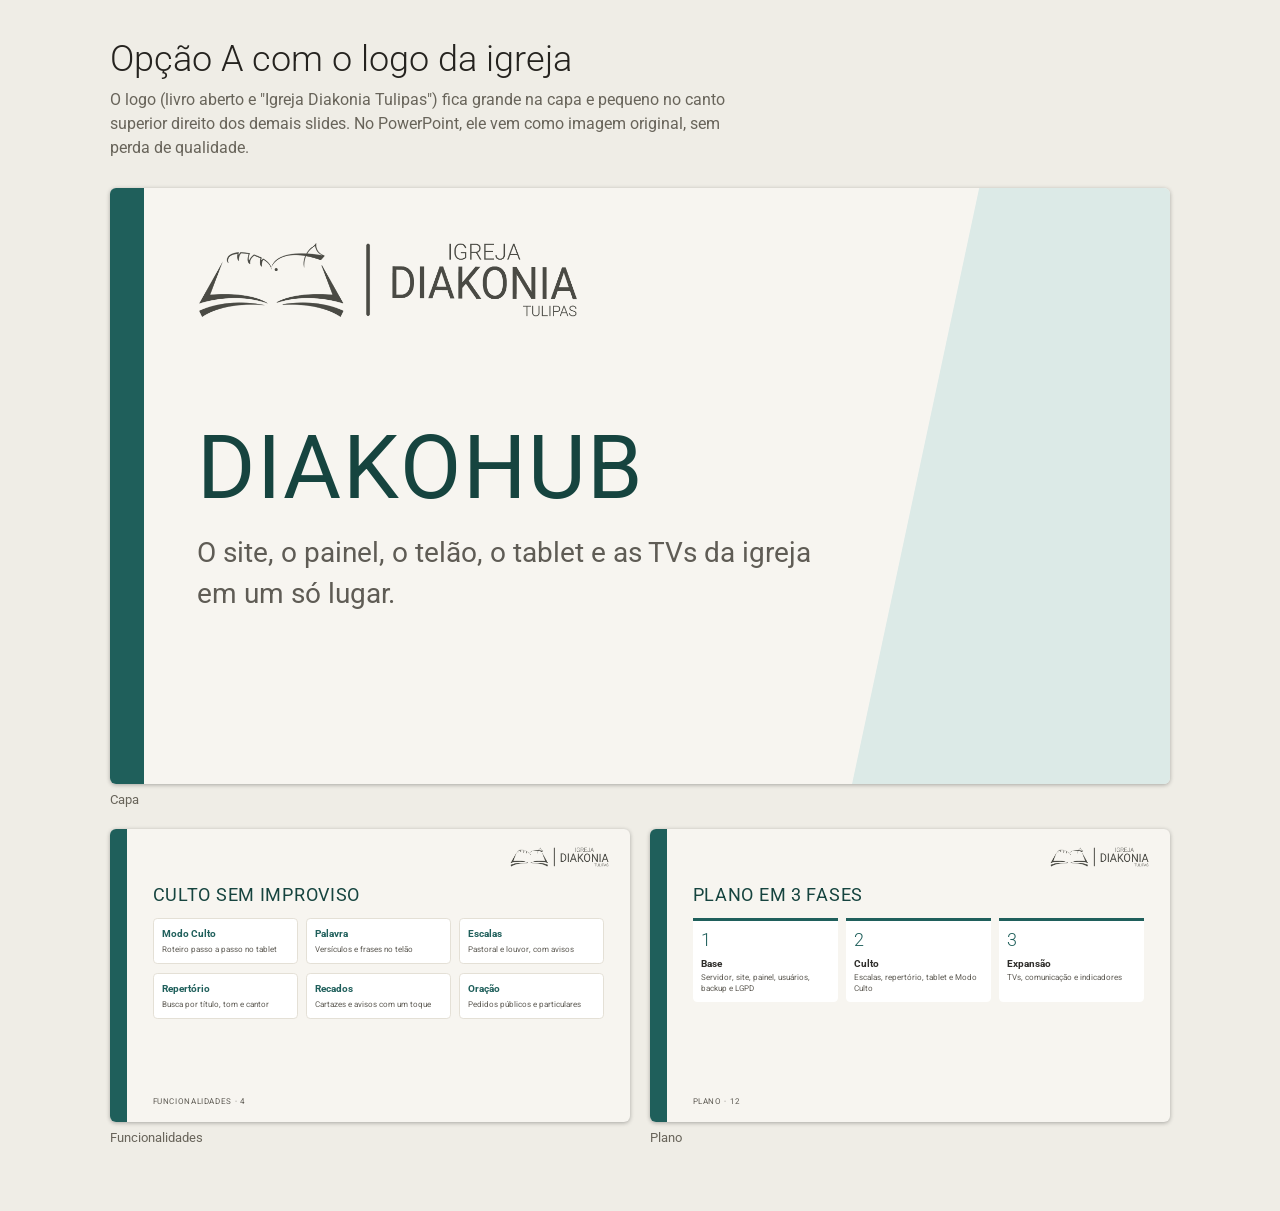
<file: docs/apresentacao/index.html>
<!DOCTYPE html>
<html lang="pt-BR">
<head>
<meta charset="utf-8">
<meta name="viewport" content="width=device-width, initial-scale=1">
<title>Visual da Apresentação DiakoHub</title>
<link href="https://fonts.googleapis.com/css2?family=Roboto:wght@300;400;500;700&display=swap" rel="stylesheet">
<style>
/* Layout: opção A com logo; capa larga em cima, dois slides embaixo. */
:root{--fundo:#efede6;--texto:#25231f;--suave:#68645a;--linha:#ddd8cb;--teal:#1f5f5b;--superficie:#fff;--f-titulo:'Roboto',system-ui,sans-serif;--f-corpo:'Roboto',system-ui,sans-serif}
@media (prefers-color-scheme:dark){:root:not([data-theme="light"]){--fundo:#1b1d1c;--texto:#eceae3;--suave:#a9a69b;--linha:#3a3d3a;--superficie:#242726}}
:root[data-theme="dark"]{--fundo:#1b1d1c;--texto:#eceae3;--suave:#a9a69b;--linha:#3a3d3a;--superficie:#242726;color-scheme:dark}
*{box-sizing:border-box}
body{margin:0;background:var(--fundo);color:var(--texto);font:16px/1.5 var(--f-corpo)}
main{max-width:1100px;margin:0 auto;padding:40px 20px 64px}
h1{font:300 clamp(26px,4vw,36px)/1.1 var(--f-titulo);margin:0 0 8px}
.intro{color:var(--suave);max-width:70ch;margin:0 0 28px}
.slides{display:grid;grid-template-columns:1fr 1fr;gap:20px}
.slides figure:first-child{grid-column:1/-1}
@media (max-width:800px){.slides{grid-template-columns:1fr}}
figure{margin:0}
figcaption{font-size:13px;color:var(--suave);margin-top:6px}
.slide{container-type:inline-size;aspect-ratio:16/9;overflow:hidden;position:relative;border-radius:6px;box-shadow:0 1px 4px rgba(0,0,0,.3)}
.slide *{margin:0}
.slide ul{padding:0;list-style:none}
.A{background:#f7f5f0;color:#2e2d2a;font-family:'Roboto',sans-serif}
.A .barra{position:absolute;left:0;top:0;bottom:0;width:3.2cqw;background:#1f5f5b}
.A .in{position:absolute;inset:0 0 0 3.2cqw;padding:5cqw 5cqw 4cqw}
.A h3{font:400 5.4cqw/1.05 'Roboto',sans-serif;color:#16443f;text-transform:uppercase;letter-spacing:.02em}
.A .sub{font-size:2.3cqw;color:#5f5c55;margin-top:1.6cqw}
.A .logo{position:absolute;display:block}
.A .rod{position:absolute;left:8.2cqw;bottom:2.6cqw;font-size:1.5cqw;color:#5f5c55;letter-spacing:.08em;text-transform:uppercase}
.A.capa .logo{left:8.2cqw;top:5cqw;width:36cqw}
.A.capa h3{font-size:8.4cqw;margin-top:17cqw}
.A.capa .sub{font-size:2.6cqw;max-width:60cqw}
.A.capa .faixa{position:absolute;right:0;bottom:0;width:30cqw;height:100%;background:#dceae7;clip-path:polygon(40% 0,100% 0,100% 100%,0 100%)}
.A:not(.capa) .logo{right:4cqw;top:3.4cqw;width:19cqw}
.A h4{font:400 3.4cqw/1.1 'Roboto',sans-serif;text-transform:uppercase;letter-spacing:.04em;color:#16443f;margin:6cqw 0 2.4cqw}
.A .grade{display:grid;grid-template-columns:repeat(3,1fr);gap:1.6cqw}
.A .cx{background:#fff;border:1px solid #e4e0d6;border-radius:.8cqw;padding:1.6cqw}
.A .cx b{display:block;font-size:1.9cqw;color:#1f5f5b}
.A .cx span{font-size:1.6cqw;color:#5f5c55;line-height:1.3;display:block;margin-top:.4cqw}
.A .fases{display:grid;grid-template-columns:repeat(3,1fr);gap:1.6cqw}
.A .fase{border-top:.7cqw solid #1f5f5b;background:#fff;padding:1.6cqw;border-radius:0 0 .8cqw .8cqw}
.A .fase em{font:300 3.4cqw 'Roboto',sans-serif;color:#1f5f5b;font-style:normal}
.A .fase b{display:block;font-size:2cqw;margin:.4cqw 0}
.A .fase span{font-size:1.55cqw;color:#5f5c55;line-height:1.3;display:block}
</style>
</head>
<body>
<main>
  <h1>Opção A com o logo da igreja</h1>
  <p class="intro">O logo (livro aberto e "Igreja Diakonia Tulipas") fica grande na capa e pequeno no canto superior direito dos demais slides. No PowerPoint, ele vem como imagem original, sem perda de qualidade.</p>
  <div class="slides">
    <figure><div class="slide A capa"><div class="faixa"></div><div class="barra"></div><img class="logo" src="logo.png" alt="Igreja Diakonia Tulipas"><div class="in"><h3>DiakoHub</h3><p class="sub">O site, o painel, o telão, o tablet e as TVs da igreja em um só lugar.</p></div></div><figcaption>Capa</figcaption></figure>
    <figure><div class="slide A"><div class="barra"></div><img class="logo" src="logo.png" alt="Igreja Diakonia Tulipas"><div class="in"><h4>Culto sem improviso</h4><ul class="grade">
      <li class="cx"><b>Modo Culto</b><span>Roteiro passo a passo no tablet</span></li>
      <li class="cx"><b>Palavra</b><span>Versículos e frases no telão</span></li>
      <li class="cx"><b>Escalas</b><span>Pastoral e louvor, com avisos</span></li>
      <li class="cx"><b>Repertório</b><span>Busca por título, tom e cantor</span></li>
      <li class="cx"><b>Recados</b><span>Cartazes e avisos com um toque</span></li>
      <li class="cx"><b>Oração</b><span>Pedidos públicos e particulares</span></li></ul></div><div class="rod">Funcionalidades · 4</div></div><figcaption>Funcionalidades</figcaption></figure>
    <figure><div class="slide A"><div class="barra"></div><img class="logo" src="logo.png" alt="Igreja Diakonia Tulipas"><div class="in"><h4>Plano em 3 fases</h4><div class="fases">
      <div class="fase"><em>1</em><b>Base</b><span>Servidor, site, painel, usuários, backup e LGPD</span></div>
      <div class="fase"><em>2</em><b>Culto</b><span>Escalas, repertório, tablet e Modo Culto</span></div>
      <div class="fase"><em>3</em><b>Expansão</b><span>TVs, comunicação e indicadores</span></div></div></div><div class="rod">Plano · 12</div></div><figcaption>Plano</figcaption></figure>
  </div>
</main>
</body>
</html>
</file>
